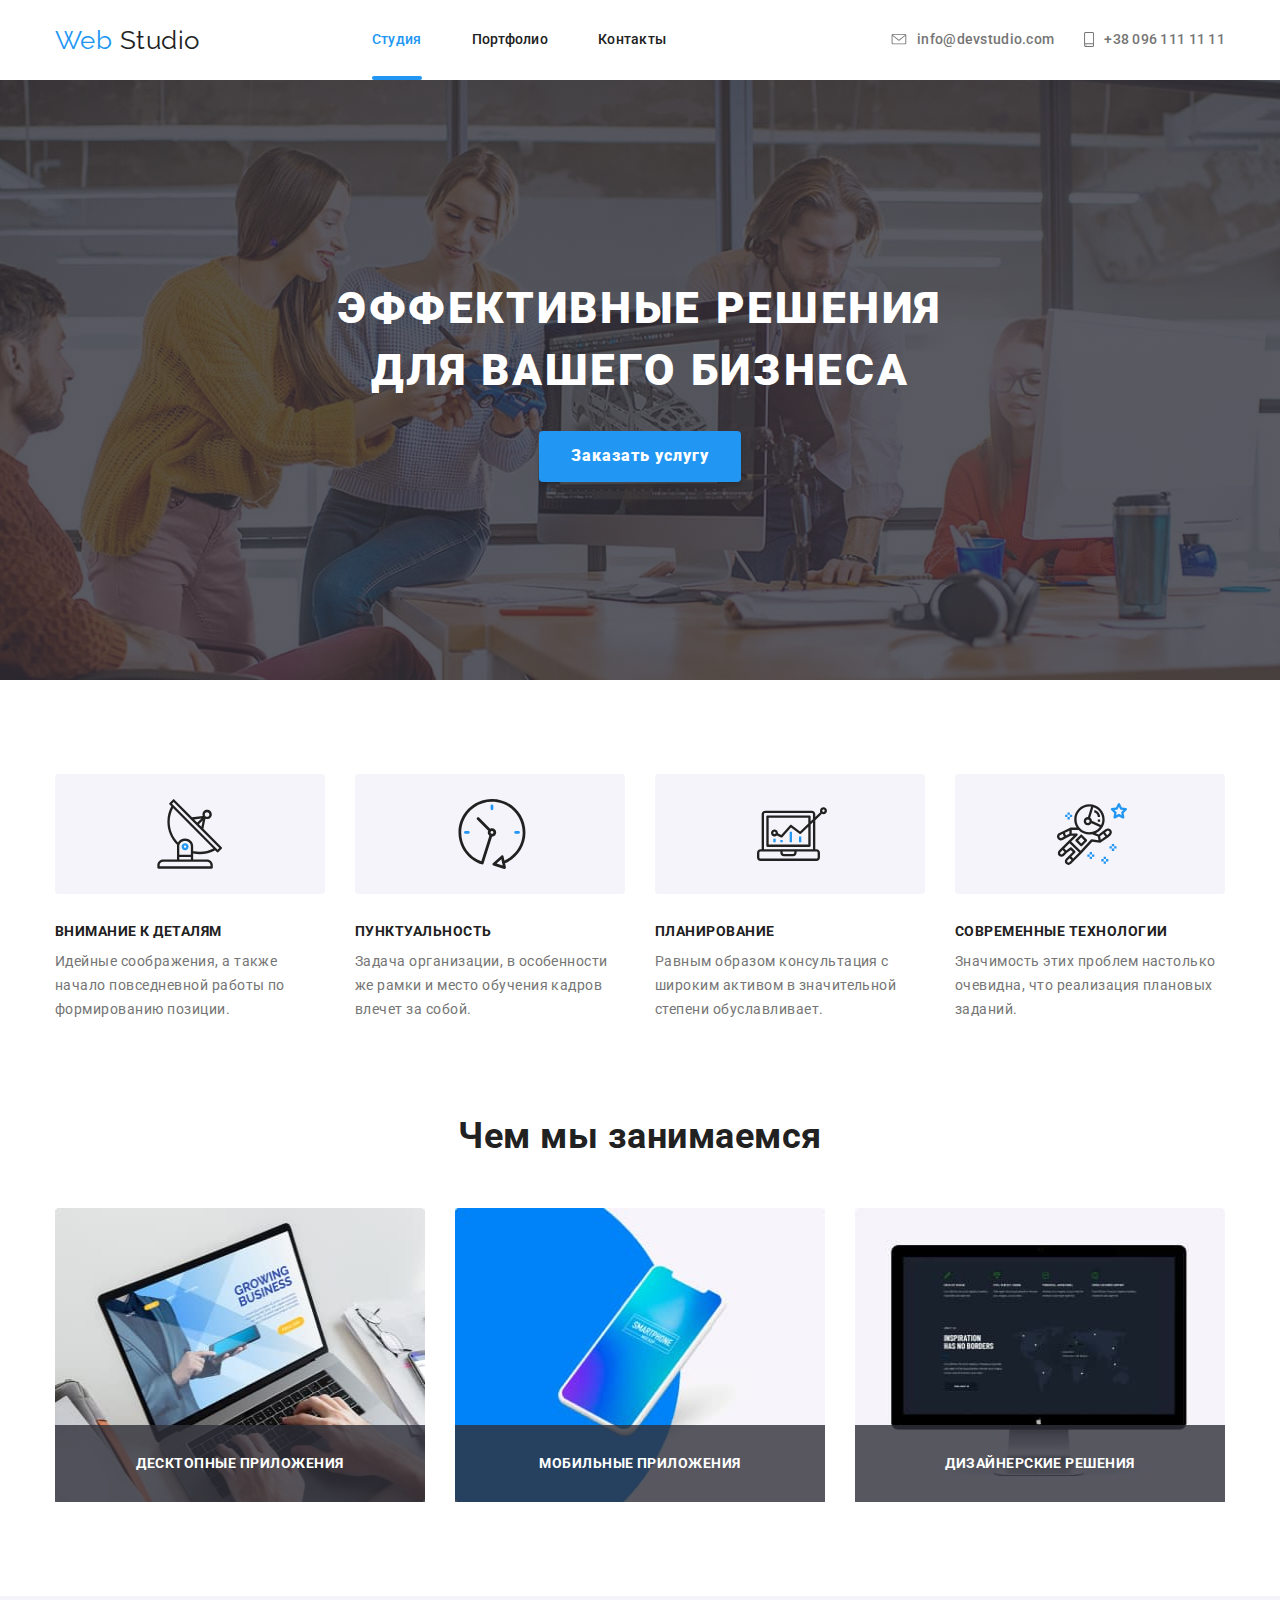
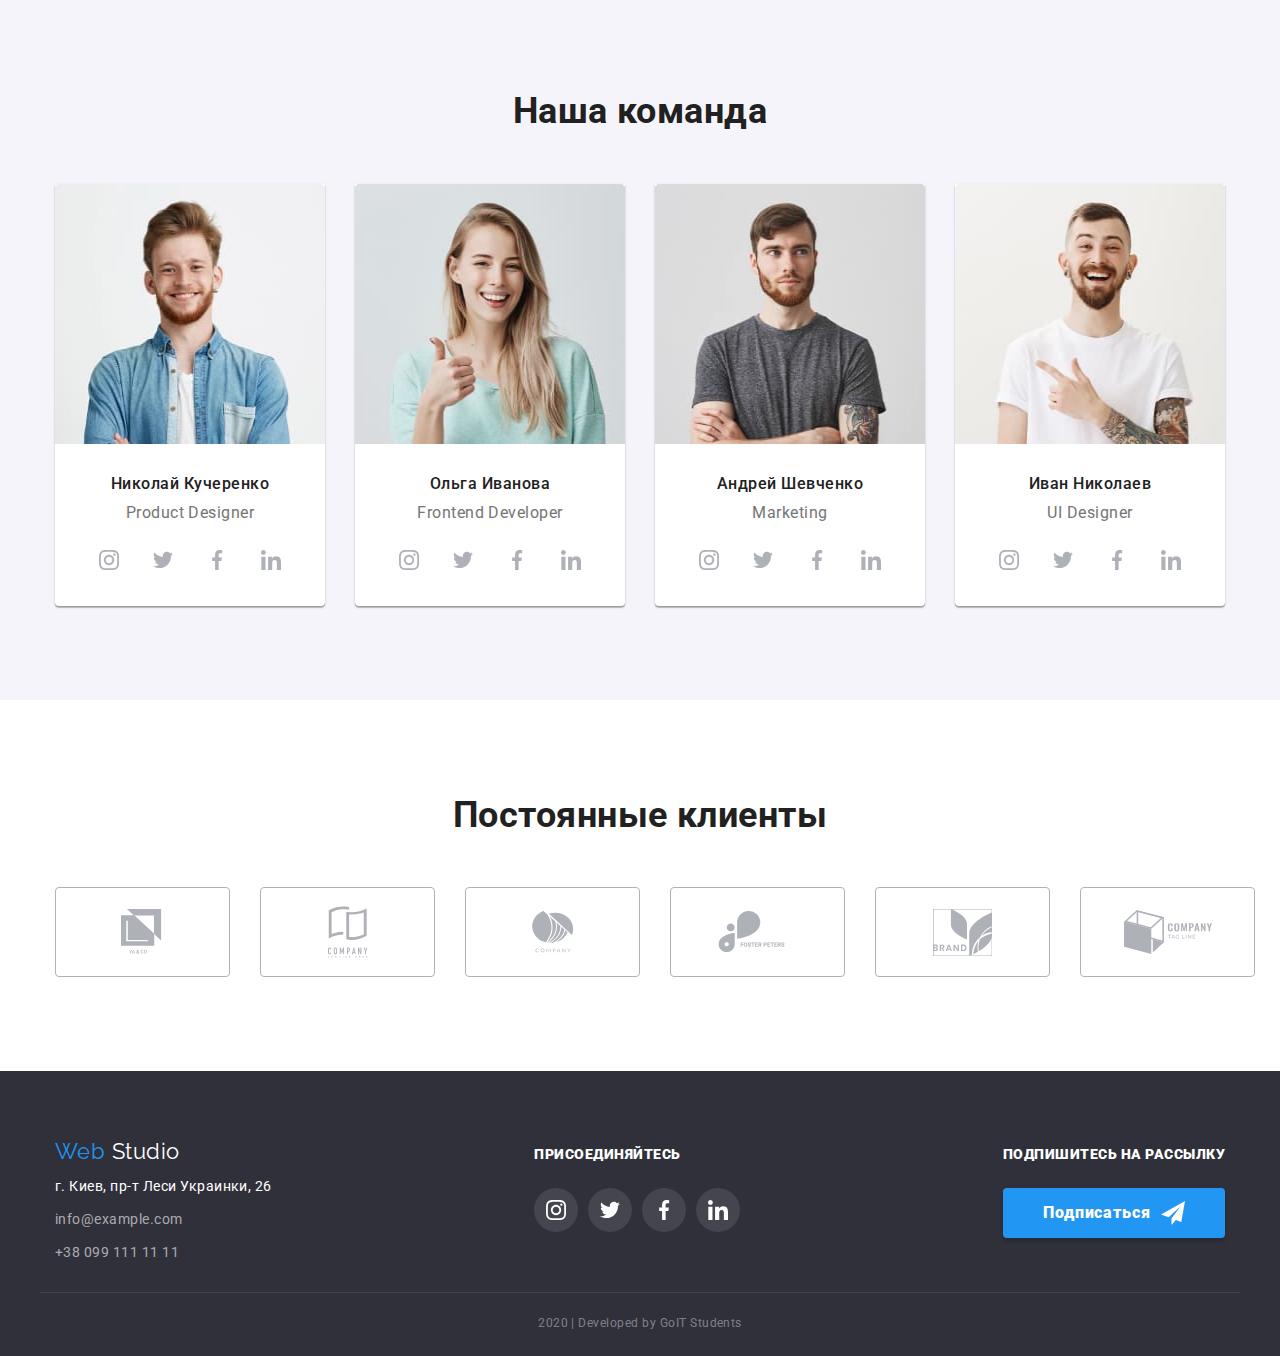
<file: index.html>
<!DOCTYPE html>
<html lang="ru">
  <head>
    <meta charset="UTF-8" />
    <meta name="viewport" content="width=device-width, initial-scale=1.0" />
    <title>WebStudio</title>
    <link
      href="https://fonts.googleapis.com/css2?family=Raleway:wght@700&family=Roboto:wght@400;500;700;900&display=swap"
      rel="stylesheet"
    />
    <link
      rel="stylesheet"
      href="https://cdnjs.cloudflare.com/ajax/libs/modern-normalize/0.6.0/modern-normalize.min.css"
    />
    <link rel="stylesheet" href="./css/main.css" />
    <link rel="stylesheet" href="./css/styles.css" />
  </head>
  <body class="page">
    <header class="page-header">
      <!-- Site nav -->
      <div class="container main-nav">
        <div class="logo">
          <a href="./index.html" class="main-logo">
            <span class="logo">Web</span>
            <span class="logo-two">Studio</span></a
          >
        </div>
        <nav>
          <div class="site-nav">
            <ul class="site-nav list" title="nav">
              <li class="item">
                <a href="./index.html" class="link current">Студия</a>
              </li>
              <li class="item">
                <a href="./portfolio.html" class="link">Портфолио</a>
              </li>
              <li class="item"><a href="" class="link">Контакты</a></li>
            </ul>
          </div>
        </nav>

        <div class="contacts">
          <ul class="contact-nav list">
            <li class="item">
              <a href="mailto:info@devstudio.com" class="link">
                <svg class="nav-image" width="16" height="11">
                  <use href="./images/sprite.svg#envelope"></use>
                </svg>
                info@devstudio.com</a>
            </li>

            <li class="item">
              <a href="callto:+380961111111" class="link"
                ><svg class="nav-image" width="10" height="15">
                  <use href="./images/sprite.svg#phone"></use></svg
                >+38 096 111 11 11</a
              >
            </li>
          </ul>
        </div>
      </div>
    </header>

    <main>
      <!-- Hero -->
      <section class="hero">
        <h1 class="hero-title">
          Эффективные решения <br />
          для вашего бизнеса
        </h1>
        <a href="" class="button">Заказать услугу</a>
      </section>

      <!-- Section Benefits -->
      <section class="section-no-padding">
        <div class="container">
          <h2 class="visually-hidden">Преимущества</h2>
          <ul class="benefits">
            <li class="bnft-item">
              <div class="item-bnft">
                <svg class="benefit" width="65px" height="70px">
                  <use href=./images/sprite.svg#tarelka></use> 
                </svg>
              </div>
              <h3 class="title">Внимание к деталям</h3>
              <p class="text">
                Идейные соображения, а также начало повседневной работы по
                формированию позиции.
              </p>
            </li>

            <li class="bnft-item">
              <div class="item-bnft">
                <svg class="benefit" width="70px" height="70px">
                  <use href=./images/sprite.svg#clock1></use> 
                </svg>
              </div>
              <h3 class="title">Пунктуальность</h3>
              <p class="text">
                Задача организации, в особенности же рамки и место обучения
                кадров влечет за собой.
              </p>
            </li>

            <li class="bnft-item">
              <div class="item-bnft">
                <svg class="benefit" width="70px" height="70px">
                  <use href=./images/sprite.svg#diagram1></use> 
                </svg>
              </div>
              <h3 class="title">Планирование</h3>
              <p class="text">
                Равным образом консультация с широким активом в значительной
                степени обуславливает.
              </p>
            </li>

            <li class="bnft-item">
              <div class="item-bnft">
                <svg class="benefit" width="70px" height="70px">
                  <use href=./images/sprite.svg#astronaut1></use> 
                </svg>
              </div>
              <h3 class="title">Современные технологии</h3>
              <p class="text">
                Значимость этих проблем настолько очевидна, что реализация
                плановых заданий.
              </p>
            </li>
          </ul>
        </div>
      </section>

      <!-- Section Work -->
      <section class="section">
        <div class="container">
          <h2 class="section-title">Чем мы занимаемся</h2>
          <ul class="work-list">
            <li class="list">
              <a href=""></a>
              <img
                src="./images/desktop.jpg"
                alt="Лептоп"
                width="370"
                height="294"
              />
              <h3 class="title">Десктопные приложения</h3>
            </li>

            <li class="list">
              <a href=""></a>
              <img
                src="./images/mobapps.jpg"
                alt="Смартфон"
                width="370"
                height="294"
              />
              <h3 class="title">Мобильные приложения</h3>
            </li>

            <li class="list">
              <a href=""></a>
              <img
                src="./images/design.jpg"
                alt="Десктоп"
                width="370"
                height="294"
              />
              <h3 class="title">Дизайнерские решения</h3>
            </li>
          </ul>
        </div>
      </section>

      <!-- Section Team -->
      <section class="section-no-padding team">
        <div class="container">
          <h2 class="section-title-padding">Наша команда</h2>
          <ul class="team-list">
            <li class="member">
              <img
                src="./images/Nikolay.jpg"
                alt="фото Николая"
                width="270"
                height="260"
              />
              <h3 class="name">Николай Кучеренко</h3>
              <p class="role">Product Designer</p>
              <ul class="logo-list">
                 <li class="icon-logo">
                  <a href="" class="icon"><svg class="social-icon" width="20px" height="20px">
                  <use href=./images/sprite.svg#instagram></use> 
                </svg></a>
                </li>

                <li class="icon-logo">
                  <a href="" class="icon"><svg class="social-icon" width="20px" height="20px">
                  <use href=./images/sprite.svg#twit></use> 
                </svg></a>
                </li>

                <li class="icon-logo">
                  <a href="" class="icon"><svg class="social-icon" width="20px" height="20px">
                  <use href=./images/sprite.svg#facebook></use> 
                </svg></a>
                </li>

                <li class="icon-logo">
                  <a href="" class="icon"><svg class="social-icon" width="20px" height="20px">
                  <use href=./images/sprite.svg#Linkedin></use> 
                </svg></a>
                </li>
              </ul>
            </li>

            <li class="member">
              <img
                src="./images/Olga.jpg"
                alt="фото Ольги"
                width="270"
                height="260"
              />
              <h3 class="name">Ольга Иванова</h3>
              <p class="role">Frontend Developer</p>
              <ul class="logo-list">
                 <li class="icon-logo">
                  <a href="" class="icon"><svg width="20px" height="20px">
                  <use href=./images/sprite.svg#instagram></use> 
                </svg></a>
                </li>

                <li class="icon-logo">
                  <a href="" class="icon"><svg width="20px" height="20px">
                  <use href=./images/sprite.svg#twit></use> 
                </svg></a>
                </li>

                <li class="icon-logo">
                  <a href="" class="icon"><svg width="20px" height="20px">
                  <use href=./images/sprite.svg#facebook></use> 
                </svg></a>
                </li>

                <li class="icon-logo">
                  <a href="" class="icon"><svg width="20px" height="20px">
                  <use href=./images/sprite.svg#Linkedin></use> 
                </svg></a>
                </li>
              </ul>
            </li>

            <li class="member">
              <img
                src="./images/Andrew.jpg"
                alt="фото Андрея"
                width="270"
                height="260"
              />
              <h3 class="name">Андрей Шевченко</h3>
              <p class="role">Marketing</p>
              <ul class="logo-list">
                 <li class="icon-logo">
                  <a href="" class="icon"><svg width="20px" height="20px">
                  <use href=./images/sprite.svg#instagram></use> 
                </svg></a>
                </li>

                <li class="icon-logo">
                  <a href="" class="icon"><svg width="20px" height="20px">
                  <use href=./images/sprite.svg#twit></use> 
                </svg></a>
                </li>

                <li class="icon-logo">
                  <a href="" class="icon"><svg width="20px" height="20px">
                  <use href=./images/sprite.svg#facebook></use> 
                </svg></a>
                </li>

                <li class="icon-logo">
                  <a href="" class="icon"><svg width="20px" height="20px">
                  <use href=./images/sprite.svg#Linkedin></use> 
                </svg></a>
                </li>
              </ul>
            </li>

            <li class="member">
              <img
                src="./images/Ivan.jpg"
                alt="фото Ивана"
                width="270"
                height="260"
              />
              <h3 class="name">Иван Николаев</h3>
              <p class="role">UI Designer</p>
              <ul class="logo-list">
                 <li class="icon-logo">
                  <a href="" class="icon"><svg width="20px" height="20px">
                  <use href=./images/sprite.svg#instagram></use> 
                </svg></a>
                </li>

                <li class="icon-logo">
                  <a href="" class="icon"><svg width="20px" height="20px">
                  <use href=./images/sprite.svg#twit></use> 
                </svg></a>
                </li>

                <li class="icon-logo">
                  <a href="" class="icon"><svg width="20px" height="20px">
                  <use href=./images/sprite.svg#facebook></use> 
                </svg></a>
                </li>

                <li class="icon-logo">
                  <a href="" class="icon"><svg width="20px" height="20px">
                  <use href=./images/sprite.svg#Linkedin></use> 
                </svg></a>
                </li>
              </ul>
            </li>
          </ul>
        </div>
      </section>

      <!-- Section Clients -->
      <section class="section">
        <div class="container">
          <h2 class="section-title">Постоянные клиенты</h2>
          <ul class="clients-list">
            <li class="client-img">
              <a href="" class="link-icon"> <svg width="44px" height="49px">
                  <use href=./images/sprite.svg#logo1></use> 
                </svg></a>
            </li>

            <li class="client-img">
              <a href="" class="link-icon"> <svg width="40px" height="52px">
                  <use href=./images/sprite.svg#logo2></use> 
                </svg></a>
            </li>

            <li class="client-img">
              <a href="" class="link-icon"> <svg width="41px" height="42px">
                  <use href=./images/sprite.svg#logo3></use> 
                </svg></a>
            </li>

            <li class="client-img">
              <a href="" class="link-icon"> <svg width="80px" height="42px">
                  <use href=./images/sprite.svg#logo4></use> 
                </svg></a>
            </li>

            <li class="client-img">
              <a href="" class="link-icon"> <svg width="59px" height="47px">
                  <use href=./images/sprite.svg#logo5></use> 
                </svg></a>
            </li>

            <li class="client-img">
              <a href="" class="link-icon"> <svg width="88px" height="45px">
                  <use href=./images/sprite.svg#logo6></use> 
                </svg></a>
            </li>
          </ul>
        </div>
      </section>
    </main>

    <footer class="page-footer">
      <div class="container main-footer">
        <div class="info">
          <a href="./index.html" class="footer-logo">
            <span class="footer-logo">Web</span>
            <span class="footer-logo-two">Studio</span></a
          >
          <address>
            <ul class="info-list">
              <li class="address">
                <a class="map" href="">г. Киев, пр-т Леси Украинки, 26</a>
              </li>
            </ul>
            <ul class="contact-list">
              <li class="contact"><a href="">info@example.com</a></li>
              <li class="contact"><a href="">+38 099 111 11 11</a></li>
            </ul>
          </address>
        </div>

        <div class="secondary-footer">
          <p class="footer-text"><b>Присоединяйтесь</b></p>
          <ul class="logos-list">
            <li class="logo-img">
              <a href="" aria-label="link to Instagram" class="logo-link"><svg class="logos" width="20px" height="20px">
                  <use href=./images/sprite.svg#insta1></use> 
                </svg></a>
            </li>

            <li class="logo-img">
              <a href="" aria-label="link to Twitter" class="logo-link"><svg class="logos" width="20px" height="20px">
                  <use href=./images/sprite.svg#twitter1></use> 
                </svg></a>
            </li>

            <li class="logo-img">
              <a href="" aria-label="link to Facebook" class="logo-link"><svg class="logos" width="20px" height="20px">
                  <use href=./images/sprite.svg#facebook1></use> 
                </svg></a>
            </li>

            <li class="logo-img">
              <a href="" aria-label="link to LinkedIn" class="logo-link"><svg class="logos" width="20px" height="20px">
                  <use href=./images/sprite.svg#Linkedin1></use> 
                </svg></a>
            </li>

          </ul>
        </div>

        <div>
          <p class="footer-text"><b>Подпишитесь на рассылку</b></p>
          <a href="" class="icon-send"> Подписаться <svg class="submit" width="24px" height="24px">
                  <use href=./images/sprite.svg#send></use> 
                </svg></a>
        </div>
      </div>
      <p class="copyright">2020 | Developed by GoIT Students</p>
    </footer>
  </body>
</html>
</file>
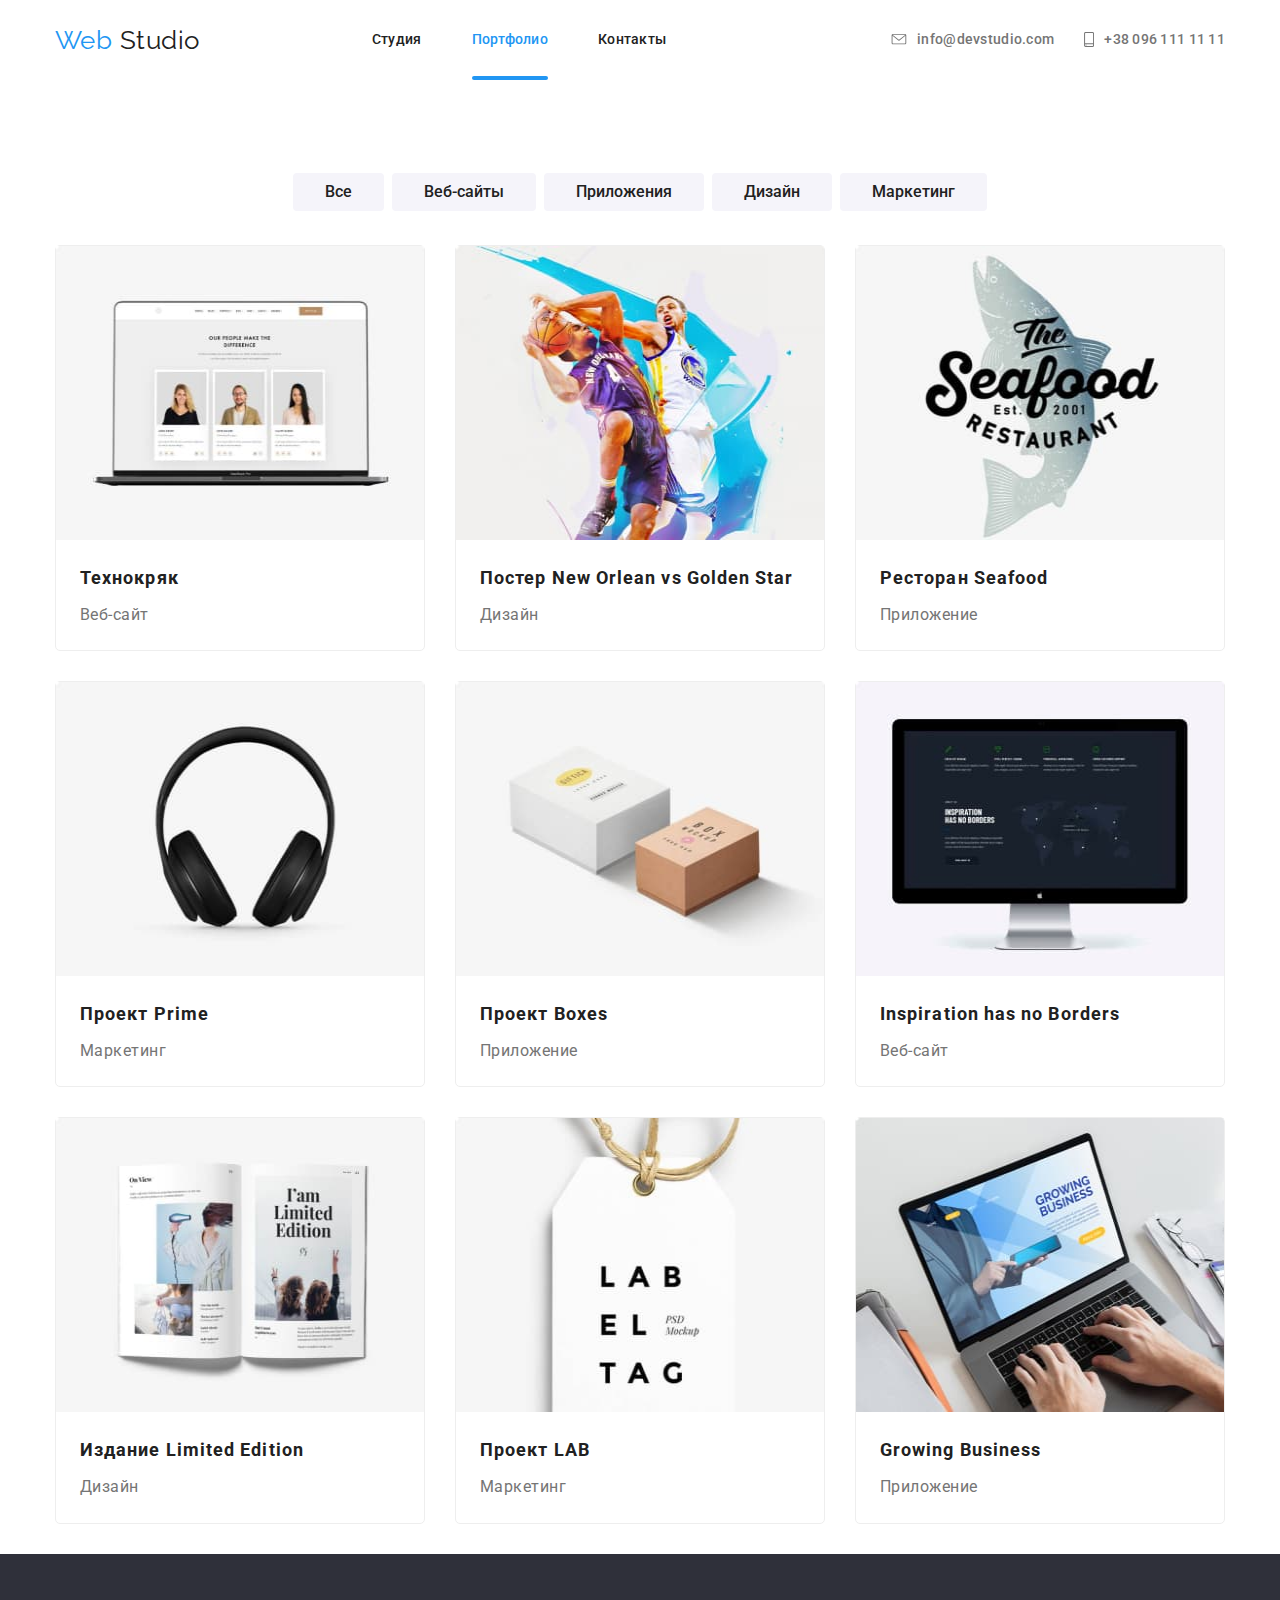
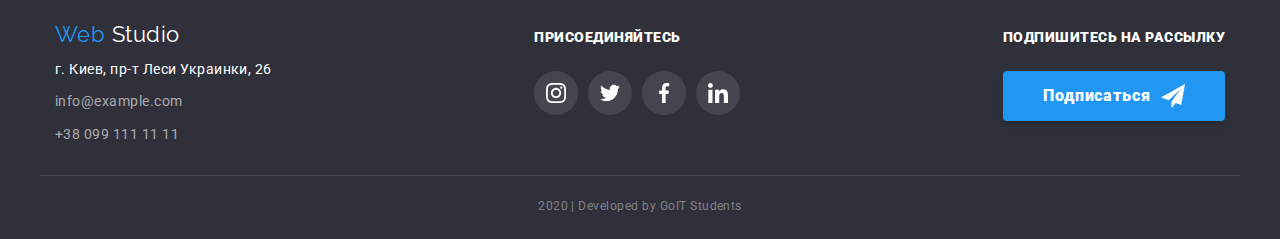
<file: portfolio.html>
<!DOCTYPE html>
<html lang="ru">
  <head>
    <meta charset="UTF-8" />
    <meta name="viewport" content="width=device-width, initial-scale=1.0" />
    <title>Portfolio</title>
    <link
      href="https://fonts.googleapis.com/css2?family=Raleway:wght@700&family=Roboto:wght@400;500;700;900&display=swap"
      rel="stylesheet"
    />
    <link rel="stylesheet" href="./css/main.css" />
    <link rel="stylesheet" href="./css/portfolio.css" />
  </head>
  <body class="page">
    <header class="page-header">
      <!-- Site nav -->
      <div class="container main-nav">
        <div class="logo">
          <a href="./index.html" class="main-logo">
            <span class="logo">Web</span>
            <span class="logo-two">Studio</span></a
          >
        </div>
        <nav>
          <div class="site-nav">
            <ul class="site-nav list" title="nav">
              <li class="item">
                <a href="./index.html" class="link">Студия</a>
              </li>
              <li class="item">
                <a href="./portfolio.html" class="link current">Портфолио</a>
              </li>
              <li class="item"><a href="" class="link">Контакты</a></li>
            </ul>
          </div>
        </nav>

        <div class="contacts">
          <ul class="contact-nav list">
            <li class="item">
              <a href="mailto:info@devstudio.com" class="link">
                <svg class="nav-image" width="16" height="11">
                  <use href="./images/sprite.svg#envelope"></use>
                </svg>
                info@devstudio.com</a
              >
            </li>

            <li class="item">
              <a href="callto:+38 096 111 11 11" class="link"
                ><svg class="nav-image" width="10" height="15">
                  <use href="./images/sprite.svg#phone"></use></svg
                >+38 096 111 11 11</a
              >
            </li>
          </ul>
        </div>
      </div>
    </header>

    <main>
      <div class="container">
        <section class="main-section">
          <h1 class="visually-hidden">Портфолио</h1>
          <ul class="portfolio-list">
            <li class="unit">
              <button class="button-primary" type="button">Все</button>
            </li>
            <li class="unit">
              <button class="button-primary" type="button">Веб-сайты</button>
            </li>
            <li class="unit">
              <button class="button-primary" type="button">Приложения</button>
            </li>
            <li class="unit">
              <button class="button-primary" type="button">Дизайн</button>
            </li>
            <li class="unit">
              <button class="button-primary" type="button">Маркетинг</button>
            </li>
          </ul>

          <ul class="works-list">
            <li class="examples">
              <div class="description"><a href=""></a>
              <img
                src="./images/technokriak.jpg"
                alt="Технокряк"
                width="370"
                height="294"/>
              <p class="explanation">
              Технокряк это современная площадка распространения коронавируса.
              Компании используют эту платформу для цифрового шпионажа и атак на
              защищённые сервера конкурентов.
            </p></div>

              <div class="content">
                <h2 class="section-title">Технокряк</h2>
                <p class="text">Веб-сайт</p>      
              </div>
            </li>

            <li class="examples">
              <div class="description"><a href=""></a>
              <img
                src="./images/poster.jpg"
                alt="Постер"
                width="370"
                height="294"/>
              <p class="explanation">
              Технокряк это современная площадка распространения коронавируса.
              Компании используют эту платформу для цифрового шпионажа и атак на
              защищённые сервера конкурентов.
            </p></div>

              <div class="content">
                <h2 class="section-title">Постер New Orlean vs Golden Star</h2>
                <p class="text">Дизайн</p>
                </div>
            </li>

            <li class="examples">
              <div class="description"><a href=""></a>
              <img
                src="./images/seafood.jpg"
                alt="Ресторан"
                width="370"
                height="294"/>
              <p class="explanation">
              Технокряк это современная площадка распространения коронавируса.
              Компании используют эту платформу для цифрового шпионажа и атак на
              защищённые сервера конкурентов.
            </p></div>

              <div class="content">
                <h2 class="section-title">Ресторан Seafood</h2>
                <p class="text">Приложение</p>
                </div>
            </li>

            <li class="examples">
              <div class="description"><a href=""></a>
              <img
                src="./images/prime.jpg"
                alt="Прайм"
                width="370"
                height="294"/>
              <p class="explanation">
              Технокряк это современная площадка распространения коронавируса.
              Компании используют эту платформу для цифрового шпионажа и атак на
              защищённые сервера конкурентов.
            </p></div>

              <div class="content">
                <h2 class="section-title">Проект Prime</h2>
                <p class="text">Маркетинг</p>
                </div>
            </li>

            <li class="examples">
              <div class="description"><a href=""></a>
              <img
                src="./images/boxes.jpg"
                alt="Боксы"
                width="370"
                height="294"/>
              <p class="explanation">
              Технокряк это современная площадка распространения коронавируса.
              Компании используют эту платформу для цифрового шпионажа и атак на
              защищённые сервера конкурентов.
            </p></div>

              <div class="content">
                <h2 class="section-title">Проект Boxes</h2>
                <p class="text">Приложение</p>
                </div>
            </li>

            <li class="examples">
              <div class="description"><a href=""></a>
              <img
                src="./images/inspiration.jpg"
                alt="Веб-сайт"
                width="370"
                height="294"/>
              <p class="explanation">
              Технокряк это современная площадка распространения коронавируса.
              Компании используют эту платформу для цифрового шпионажа и атак на
              защищённые сервера конкурентов.
            </p></div>

              <div class="content">
                <h2 class="section-title">Inspiration has no Borders</h2>
                <p class="text">Веб-сайт</p>
              </div>
            </li>

            <li class="examples">
              <div class="description"><a href=""></a>
              <img
                src="./images/limited.jpg"
                alt="Лимитед"
                width="370"
                height="294"/>
              <p class="explanation">
              Технокряк это современная площадка распространения коронавируса.
              Компании используют эту платформу для цифрового шпионажа и атак на
              защищённые сервера конкурентов.
            </p></div>

              <div class="content">
                <h2 class="section-title">Издание Limited Edition</h2>
                <p class="text">Дизайн</p>
              </div>
            </li>

            <li class="examples">
              <div class="description"><a href=""></a>
              <img
                src="./images/lab.jpg"
                alt="Проект ЛАБ"
                width="370"
                height="294"/>
              <p class="explanation">
              Технокряк это современная площадка распространения коронавируса.
              Компании используют эту платформу для цифрового шпионажа и атак на
              защищённые сервера конкурентов.
            </p></div>

              <div class="content">
                <h2 class="section-title">Проект LAB</h2>
                <p class="text">Маркетинг</p>
              </div>
            </li>

            <li class="examples">
              <div class="description"><a href=""></a>
              <img
                src="./images/growing.jpg"
                alt="Приложение"
                width="370"
                height="294"/>
                <p class="explanation">
              Технокряк это современная площадка распространения коронавируса.
              Компании используют эту платформу для цифрового шпионажа и атак на
              защищённые сервера конкурентов.
            </p></div>
              <div class="content">
                <h2 class="section-title">Growing Business</h2>
                <p class="text">Приложение</p>
              </div>
            </li>
          </ul>
        </section>
      </div>
    </main>

    <footer class="page-footer">
      <div class="container main-footer">
        <div class="info">
          <a href="./index.html" class="footer-logo">
            <span class="footer-logo">Web</span>
            <span class="footer-logo-two">Studio</span></a
          >
          <address>
            <ul class="info-list">
              <li class="address">
                <a class="map" href="">г. Киев, пр-т Леси Украинки, 26</a>
              </li>
            </ul>
            <ul class="contact-list">
              <li class="contact"><a href="">info@example.com</a></li>
              <li class="contact"><a href="">+38 099 111 11 11</a></li>
            </ul>
          </address>
        </div>

        <div class="secondary-footer">
          <p class="footer-text"><b>Присоединяйтесь</b></p>
          <ul class="logos-list">
            <li class="logo-img">
              <a href="" aria-label="link to Instagram" class="logo-link"><svg class="logos" width="20px" height="20px">
                  <use href=./images/sprite.svg#insta1></use> 
                </svg></a>
            </li>

            <li class="logo-img">
              <a href="" aria-label="link to Twitter" class="logo-link"><svg class="logos" width="20px" height="20px">
                  <use href=./images/sprite.svg#twitter1></use> 
                </svg></a>
            </li>

            <li class="logo-img">
              <a href="" aria-label="link to Facebook" class="logo-link"><svg class="logos" width="20px" height="20px">
                  <use href=./images/sprite.svg#facebook1></use> 
                </svg></a>
            </li>

            <li class="logo-img">
              <a href="" aria-label="link to LinkedIn" class="logo-link"><svg class="logos" width="20px" height="20px">
                  <use href=./images/sprite.svg#Linkedin1></use> 
                </svg></a>
            </li>

          </ul>
        </div>

        <div>
          <p class="footer-text"><b>Подпишитесь на рассылку</b></p>
          <a href="" class="icon-send"> Подписаться <svg class="submit" width="24px" height="24px">
                  <use href=./images/sprite.svg#send></use> 
                </svg></a>
        </div>
      </div>
      <p class="copyright">2020 | Developed by GoIT Students</p>
    </footer>
  </body>
</html>
</file>
<file: css/main.css>
html {
  box-sizing: border-box;
}

*,
*::before,
*::after {
  box-sizing: inherit;
}

body {
  background-color: #ffffff;
  color: #212121;
  font-family: Roboto, sans-serif;
  letter-spacing: 0.03em;
  font-weight: 400;
  margin: 0;
}

.list,
.work-list,
.team-list,
.benefits,
.logo-list,
.clients-list,
.info-list,
.contact-list,
.logos-list,
.portfolio-list,
.works-list {
  padding: 0;
  margin: 0;
  list-style: none;
}

a {
  text-decoration-line: none;
}

img {
  display: block;
}

.visually-hidden {
  position: absolute;
  width: 1px;
  height: 1px;
  margin: -1px;
  border: 0px;
  padding: 0px;
  clip: rect(0 0 0 0);
  overflow: hidden;
}

.container {
  margin-left: auto;
  margin-right: auto;
  padding-left: 15px;
  padding-right: 15px;
  width: 1200px;
  /* outline: 2px solid tomato; */
}

/* Page Header */
.page-header {
  display: flex;
}

.main-nav {
  display: flex;
  align-items: center;
}

/* Logo */
.logo {
  color: var(--accent);
  font-family: Raleway, sans-serif;
  font-size: 26px;
  line-height: 1.19;
}

.logo-two {
  color: var(--primary-text-color);
  font-family: Raleway, sans-serif;
  font-size: 26px;
  line-height: 1.19;
}
.main-logo:focus .main-logo:hover {
  color: var(--accent);
}

/* Site nav */
.site-nav {
  display: flex;
  margin-left: 86px;
}

.site-nav .item {
  position: relative;
}

.site-nav .item + .item {
  margin-left: 50px;
}

.site-nav .link {
  display: block;
  padding-top: 32px;
  padding-bottom: 32px;

  color: var(--primary-text-color);
  font-weight: 500;
  font-size: 14px;
  line-height: 1.14;
  letter-spacing: 0.02em;

  transition: background-color 250ms cubic-bezier(0.4, 0, 0.2, 1);
}

.site-nav .current::after {
  content: '';
  display: block;
  width: 100%;
  height: 4px;
  background-color: var(--accent);
  position: absolute;
  left: 0;
  bottom: 0;
  border-radius: 2px;
  opacity: 1;
}

.site-nav .link:hover,
.site-nav .link:focus {
  color: var(--accent);
}

.contact-nav {
  display: flex;
}

.contacts {
  margin-left: auto;
}

.contacts .item {
  display: inline-flex;
  align-items: center;
}

.contacts .item:not(:last-child) {
  margin-right: 30px;
}

.contact-nav .link {
  display: flex;
  align-items: center;
  padding-top: 32px;
  padding-bottom: 32px;

  color: var(--secondary-text-color);
  font-weight: 500;
  font-size: 14px;
  line-height: 1.14;
  letter-spacing: 0.02em;

  transition: background-color 250ms cubic-bezier(0.4, 0, 0.2, 1);
}

.nav-image {
  margin-right: 10px;
  fill: currentColor;
}

.contact-nav .link:hover,
.contact-nav .link:focus {
  color: var(--accent);
  --color3: var(--accent);
}

.site-nav .link.current {
  color: var(--accent);
}

/* Section */
.section {
  padding-top: 94px;
  padding-bottom: 94px;
}
.section-no-padding {
  padding-top: 0;
  padding-bottom: 0;
}

/* Footer  */
footer {
  background-color: #2f303a;
}
/* Main footer */
.main-footer {
  display: flex;
  align-items: baseline;
  justify-content: space-between;
  width: 1200px;
  padding-top: 58px;
  padding-bottom: 28px;
  padding-left: 15px;
  padding-right: 15px;
  margin-left: auto;
  margin-right: auto;
  border-bottom: 1px solid rgba(255, 255, 255, 0.1);
}

.footer-logo {
  color: var(--accent);
  font-family: Raleway, sans-serif;
  font-size: 22px;
  line-height: 1.18;
}

.footer-logo-two {
  color: var(--white-text-color);
  font-family: Raleway, sans-serif;
  font-size: 22px;
  line-height: 1.18;
}

.info-list {
  display: inline-block;
}
.address {
  margin-top: 10px;
}

.info-list .address a {
  color: var(--white-text-color);
  font-style: normal;
  font-size: 14px;
  line-height: 1.7;
}

.contact a {
  color: rgba(255, 255, 255, 0.6);
  font-style: normal;
  font-size: 14px;
  line-height: 1.7;
}

.contact-list .contact:not(:last-child) {
  margin-top: 9px;
  margin-bottom: 9px;
}

/* Secondary footer */
.secondary-footer {
  align-items: baseline;
}

.secondary-footer .logos-list {
  display: inline-flex;
  justify-content: center;
  align-items: center;
}

.logos-list .logo-link {
  display: flex;
  justify-content: center;
  align-items: center;
  width: 44px;
  height: 44px;
  background: rgba(255, 255, 255, 0.1);
  border-radius: 50%;

  transition: background-color 250ms cubic-bezier(0.4, 0, 0.2, 1);
}

.logos-list .logo-link:hover,
.logos-list .logo-link:focus {
  background-color: var(--accent);
  border-radius: 50%;
}

.logos-list .logo-img:not(:last-child) {
  margin-right: 10px;
}

.footer-text {
  margin-bottom: 21px;
  color: var(--white-text-color);
  font-weight: 700;
  font-size: 14px;
  line-height: 1.7;
  text-transform: uppercase;
}

.copyright {
  padding-top: 18px;
  padding-bottom: 21px;
  margin: 0;

  color: rgba(255, 255, 255, 0.4);
  font-size: 12px;
  line-height: 2;
  text-align: center;
}

/* Button */
.icon-send {
  border-radius: 4px;
  padding: 10px 29px;
  display: flex;
  min-width: 200px;
  align-items: center;
  justify-content: center;

  background-color: var(--accent);
  color: var(--white-text-color);
  font-family: Roboto, sans-serif;
  font-weight: 900;
  font-size: 16px;
  line-height: 1.9;
  text-align: center;
  letter-spacing: 0.06em;
  box-shadow: 0px 4px 4px rgba(0, 0, 0, 0.15);
  cursor: pointer;
}
.submit {
  margin-left: 10px;
}
</file>
<file: css/styles.css>
:root {
  --primary-text-color: #212121;
  --secondary-text-color: #757575;
  --accent: #2196f3;
  --white-text-color: #ffffff;
  --background-color: #ffffff;
  --secondary-background-color: #f5f4fa;
  --cubic: cubic-bezier(0.4, 0, 0.2, 1);
}

/* цвет основного текста #212121 */
/* вторичный цвет текста #757575 */
/* белый текст #FFFFFF */
/* футер адрес и телефон rgba(255, 255, 255, 0.6) */
/* копирайт rgba(255, 255, 255, 0.4) */
/* акцент #2196F3 */
/* body background #FFFFFF */
/* header background rgba(0, 0, 0, 0.12) */
/* наша команда #F5F4FA */
/* клиенты #E5E5E5 */

/* Hero */
.hero {
  display: flex;
  flex-direction: column;
  text-align: center;
  align-items: center;
  justify-content: center;
  margin-left: auto;
  margin-right: auto;
  max-width: 1600px;
  height: 600px;
  background-image: linear-gradient(
      rgba(47, 48, 58, 0.8),
      rgba(47, 48, 58, 0.8)
    ),
    url('../images/header.jpg');
  background-repeat: no-repeat;
  background-size: cover;
  background-position: center;
  background-color: rgba(47, 48, 58, 0.8);
}

.hero-title {
  margin-top: 0;
  margin-bottom: 30px;

  color: var(--white-text-color);
  font-weight: 900;
  font-size: 44px;
  line-height: 1.4;
  letter-spacing: 0.06em;
  text-transform: uppercase;
  text-align: center;
}

.button {
  border-radius: 4px;
  padding: 10px 32px;
  display: flex;
  min-width: 200px;

  background-color: var(--accent);
  color: var(--white-text-color);
  font-family: Roboto, sans-serif;
  font-weight: 900;
  font-size: 16px;
  line-height: 1.9;
  text-align: center;
  letter-spacing: 0.06em;
  box-shadow: 0px 4px 4px rgba(0, 0, 0, 0.15);
  cursor: pointer;
}

.section-title {
  margin-top: 0px;
  margin-bottom: 50px;

  color: var(--primary-text-color);
  font-weight: 700;
  font-size: 36px;
  line-height: 1.2;
  text-align: center;
}

.section-title-padding {
  margin: 0;
  padding-top: 94px;
  padding-bottom: 50px;

  color: var(--primary-text-color);
  font-weight: 700;
  font-size: 36px;
  line-height: 1.2;
  text-align: center;
}

/* Section Benefits*/

.benefits {
  display: flex;
  margin-top: 94px;
}

/* .bnft-item {
  width: calc((100% - 90px) / 4);
} */

.item-bnft {
  width: 270px;
  height: 120px;
  background-color: #f5f4fa;
  border-radius: 4px;
  padding: 25px 102px;
}

.benefits .title {
  margin-top: 30px;
  margin-bottom: 10px;

  color: var(--primary-text-color);
  font-weight: 700;
  font-size: 14px;
  line-height: 1.14;
  text-transform: uppercase;
}

.benefits .bnft-item:not(:last-child) {
  margin-right: 30px;
}

.text {
  margin-top: 0;
  margin-bottom: 0;

  color: var(--secondary-text-color);
  font-size: 14px;
  line-height: 1.7;
}

/* Section Work */
.work-list {
  display: flex;
}

.work-list .list:not(:last-child) {
  margin-right: 30px;
}

.work-list .list {
  position: relative;
}

.work-list .title {
  position: absolute;
  left: 0;
  bottom: 0;
  width: 100%;
  margin: 0;
  padding-top: 27px;
  padding-bottom: 27px;

  color: var(--white-text-color);
  background: rgba(47, 48, 58, 0.8);
  font-weight: 700;
  font-size: 14px;
  line-height: 1.7;
  text-align: center;
  text-transform: uppercase;
}

/* Section Team */
.team {
  background-color: var(--secondary-background-color);
}
.team-list {
  display: flex;
  padding-bottom: 94px;
}

.team-list .member:not(:last-child) {
  margin-right: 30px;
}

.member {
  background: var(--background-color);
  box-shadow: 0px 2px 1px rgba(0, 0, 0, 0.2), 0px 1px 1px rgba(0, 0, 0, 0.14),
    0px 1px 3px rgba(0, 0, 0, 0.12);
  border-radius: 0px 0px 4px 4px;
}

.member .name {
  margin-top: 30px;
  margin-bottom: 10px;

  color: var(--primary-text-color);
  font-weight: 500;
  font-size: 16px;
  line-height: 1.19;
  text-align: center;
}

.team-list .role {
  margin-top: 0;
  margin-bottom: 16px;

  color: var(--secondary-text-color);
  font-size: 16px;
  line-height: 1.2;
  text-align: center;
}

.logo-list {
  display: flex;
  justify-content: center;
  margin-bottom: 24px;
}

.logo-list .icon-logo:not(:last-child) {
  margin-right: 10px;
}

.icon-logo .icon {
  display: inline-flex;
  justify-content: center;
  align-items: center;
  width: 44px;
  height: 44px;
  cursor: pointer;
  border-radius: 50%;

  transition: all 250ms var(--cubic);
}

.icon-logo .icon:hover,
.icon-logo .icon:focus {
  --color1: var(--white-text-color);
  background-color: var(--accent);
}

/* Clients */
.clients-list {
  display: flex;
}

.link-icon {
  display: flex;
  justify-content: center;
  align-items: center;
  width: 175px;
  height: 90px;
  border: 1px solid #afb1b8;
  border-radius: 4px;

  transition: all 250ms var(--cubic);
}

.client-img .link-icon:hover,
.client-img .link-icon:focus {
  --color4: var(--accent);
  border-color: var(--accent);
}

.clients-list .client-img:not(:last-child) {
  margin-right: 30px;
}
</file>
<file: css/portfolio.css>
:root {
  --primary-text-color: #212121;
  --secondary-text-color: #757575;
  --accent: #2196f3;
  --white-text-color: #ffffff;
  --button-background-color: #f5f4fa;
  --cubic: cubic-bezier(0.4, 0, 0.2, 1);
}

/* цвет основного текста #212121 */
/* вторичный цвет текста #757575 */
/* белый текст #FFFFFF */
/* футер адрес и телефон rgba(255, 255, 255, 0.6) */
/* копирайт rgba(255, 255, 255, 0.4) */
/* акцент #2196F3 */
/* body background #e5e5e5 */
/* header background rgba(0, 0, 0, 0.12) */

/* Section */
.portfolio-list {
  display: flex;
  margin-top: 93px;
  margin-bottom: 34px;
  justify-content: center;
}

.portfolio-list .unit:not(:last-child) {
  margin-right: 8px;
}

.works-list {
  display: flex;
  flex-wrap: wrap;
  padding: 0;
}

.works-list .examples:nth-child(3n) {
  margin-right: 0;
}

.works-list .examples {
  margin-right: 30px;
  margin-bottom: 30px;
  width: calc((100% - 60px) / 3);
  border: 1px solid #eeeeee;
  border-radius: 5px;
  transition: all 250ms var(--cubic);
}

.works-list .examples:hover,
.works-list .examples:focus {
  box-shadow: 1px 4px 6px rgba(0, 0, 0, 0.16), 0px 4px 4px rgba(0, 0, 0, 0.06),
    0px 1px 1px rgba(0, 0, 0, 0.12);
  cursor: pointer;
}

.description {
  position: relative;
  overflow: hidden;
}

.section-title {
  margin-top: 0;
  margin-bottom: 4px;
  color: var(--primary-text-color);
  font-weight: 700;
  font-size: 18px;
  line-height: 2;
  letter-spacing: 0.06em;
}
.text {
  margin: 0;
  color: var(--secondary-text-color);
  font-size: 16px;
  line-height: 1.9;
}

.explanation {
  position: absolute;
  bottom: 0;
  height: 100%;

  opacity: 0;
  margin: 0;
  padding: 63px 24px;

  color: var(--white-text-color);
  font-size: 16px;
  line-height: 1.9;
  display: flex;
  align-items: center;
  justify-content: center;

  transform: translateY(100%);
  transition: transform 250ms var(--cubic);
}

.examples:hover .explanation,
.examples:focus .explanation {
  opacity: 1;
  background: rgba(33, 150, 243, 0.9);
  transform: translateY(0);
}

.content {
  padding: 20px 24px;
}

/* Button */
.button-primary {
  padding: 6px 32px;
  color: var(--primary-text-color);
  background-color: var(--button-background-color);
  font-family: inherit;
  font-weight: 500;
  font-size: 16px;
  line-height: 1.6;
  text-align: center;
  border-radius: 4px;
  border: none;
  cursor: pointer;
  transition: bacground-color 250ms var(--cubic),
    border-color 250ms var(--cubic), box-shadow 250ms var(--cubic);
}

.button-primary:hover,
.button-primary:focus {
  background-color: var(--accent);
  color: var(--white-text-color);
  box-shadow: 0px 2px 2px rgba(0, 0, 0, 0.12), 0px 1px 2px rgba(0, 0, 0, 0.08),
    0px 3px 1px rgba(0, 0, 0, 0.1);
}
</file>
